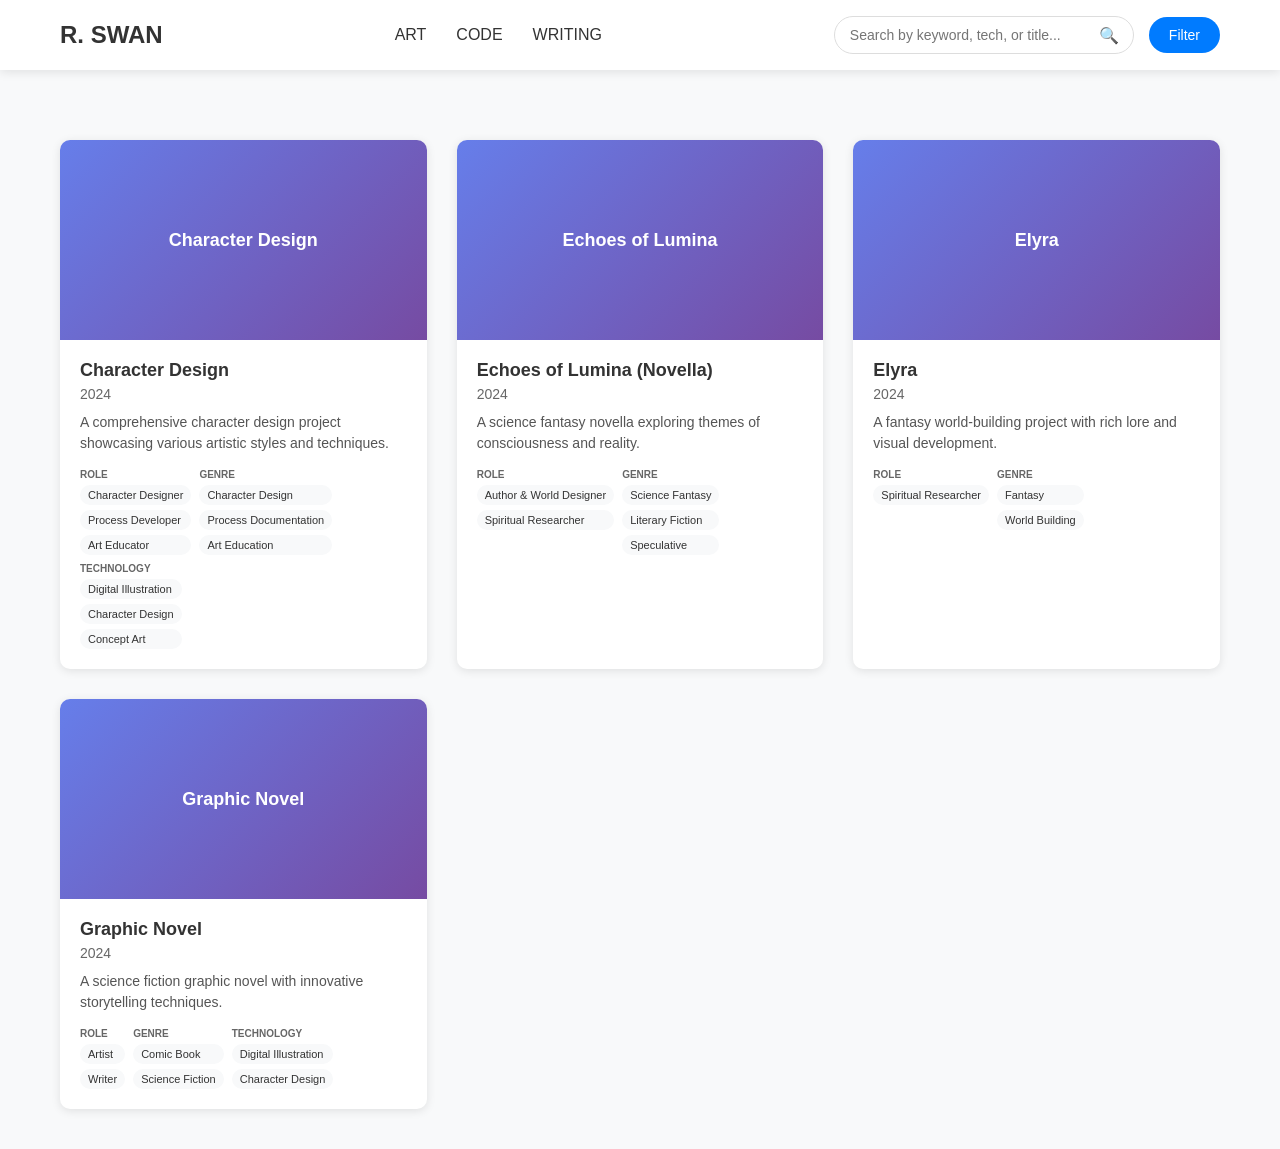
<file: index.html>
<!DOCTYPE html>
<html lang="en">
<head>
    <meta charset="UTF-8">
    <meta name="viewport" content="width=device-width, initial-scale=1.0">
    <title>R. SWAN - Portfolio</title>
    <style>
        * {
            margin: 0;
            padding: 0;
            box-sizing: border-box;
        }

        body {
            font-family: 'Segoe UI', Tahoma, Geneva, Verdana, sans-serif;
            background-color: #f8f9fa;
            color: #333;
        }

        /* Header and Navigation */
        .header {
            background: white;
            box-shadow: 0 2px 10px rgba(0,0,0,0.1);
            position: sticky;
            top: 0;
            z-index: 1000;
        }

        .nav-container {
            max-width: 1200px;
            margin: 0 auto;
            padding: 0 20px;
            display: flex;
            align-items: center;
            justify-content: space-between;
            height: 70px;
        }

        .brand {
            font-size: 24px;
            font-weight: bold;
            color: #333;
        }

        .nav-links {
            display: flex;
            gap: 30px;
        }

        .nav-links a {
            text-decoration: none;
            color: #333;
            font-weight: 500;
            transition: color 0.3s;
        }

        .nav-links a:hover {
            color: #007bff;
        }

        .search-filter-container {
            display: flex;
            align-items: center;
            gap: 15px;
            position: relative;
        }

        .search-container {
            position: relative;
        }

        .search-input {
            width: 300px;
            padding: 10px 40px 10px 15px;
            border: 1px solid #ddd;
            border-radius: 25px;
            font-size: 14px;
            outline: none;
        }

        .search-input:focus {
            border-color: #007bff;
        }

        .search-icon {
            position: absolute;
            right: 15px;
            top: 50%;
            transform: translateY(-50%);
            color: #666;
        }

        .clear-search {
            position: absolute;
            right: 15px;
            top: 50%;
            transform: translateY(-50%);
            background: none;
            border: none;
            color: #666;
            cursor: pointer;
            font-size: 16px;
            display: none;
        }

        .filter-button {
            background: #007bff;
            color: white;
            border: none;
            padding: 10px 20px;
            border-radius: 25px;
            cursor: pointer;
            font-size: 14px;
            transition: background-color 0.3s;
        }

        .filter-button:hover {
            background: #0056b3;
        }

        .filter-button.active {
            background: #0056b3;
        }

        /* Filter Dialog */
        .filter-dialog {
            position: absolute;
            top: 100%;
            right: 0;
            background: white;
            border-radius: 10px;
            box-shadow: 0 4px 20px rgba(0,0,0,0.15);
            padding: 20px;
            min-width: 250px;
            display: none;
            z-index: 1001;
        }

        .filter-dialog.show {
            display: block;
        }

        .filter-group {
            margin-bottom: 15px;
        }

        .filter-group label {
            display: block;
            font-weight: 600;
            margin-bottom: 5px;
            color: #333;
        }

        .filter-select {
            width: 100%;
            padding: 8px 12px;
            border: 1px solid #ddd;
            border-radius: 5px;
            font-size: 14px;
            outline: none;
        }

        .filter-select:focus {
            border-color: #007bff;
        }

        .clear-filters {
            background: white;
            color: #333;
            border: 1px solid #ddd;
            padding: 8px 16px;
            border-radius: 5px;
            cursor: pointer;
            font-size: 14px;
            width: 100%;
            transition: background-color 0.3s;
        }

        .clear-filters:hover {
            background: #f8f9fa;
        }

        /* Main Content */
        .main-content {
            max-width: 1200px;
            margin: 0 auto;
            padding: 40px 20px;
        }

        .projects-grid {
            display: grid;
            grid-template-columns: repeat(auto-fill, minmax(300px, 1fr));
            gap: 30px;
            margin-top: 30px;
        }

        .project-card {
            background: white;
            border-radius: 10px;
            overflow: hidden;
            box-shadow: 0 2px 10px rgba(0,0,0,0.1);
            transition: transform 0.3s, box-shadow 0.3s;
        }

        .project-card:hover {
            transform: translateY(-5px);
            box-shadow: 0 4px 20px rgba(0,0,0,0.15);
        }

        .project-image {
            width: 100%;
            height: 200px;
            background: linear-gradient(135deg, #667eea 0%, #764ba2 100%);
            display: flex;
            align-items: center;
            justify-content: center;
            color: white;
            font-size: 18px;
            font-weight: bold;
        }

        .project-content {
            padding: 20px;
        }

        .project-title {
            font-size: 18px;
            font-weight: bold;
            margin-bottom: 5px;
            color: #333;
        }

        .project-year {
            color: #666;
            font-size: 14px;
            margin-bottom: 10px;
        }

        .project-description {
            color: #555;
            font-size: 14px;
            line-height: 1.5;
            margin-bottom: 15px;
        }

        .project-tags {
            display: flex;
            flex-wrap: wrap;
            gap: 8px;
        }

        .tag-group {
            display: flex;
            flex-direction: column;
            gap: 5px;
        }

        .tag-label {
            font-size: 10px;
            color: #666;
            text-transform: uppercase;
            font-weight: bold;
        }

        .tag {
            background: #f8f9fa;
            color: #333;
            padding: 4px 8px;
            border-radius: 12px;
            font-size: 11px;
            font-weight: 500;
        }

        /* Responsive Design */
        @media (max-width: 768px) {
            .nav-container {
                flex-direction: column;
                height: auto;
                padding: 15px 20px;
                gap: 15px;
            }

            .search-filter-container {
                width: 100%;
                justify-content: center;
            }

            .search-input {
                width: 250px;
            }

            .filter-dialog {
                right: 20px;
                left: 20px;
                min-width: auto;
            }

            .projects-grid {
                grid-template-columns: 1fr;
            }
        }
    </style>
</head>
<body>
    <!-- Header and Navigation -->
    <header class="header">
        <div class="nav-container">
            <div class="brand">R. SWAN</div>
            
            <nav class="nav-links">
                <a href="#art">ART</a>
                <a href="#code">CODE</a>
                <a href="#writing">WRITING</a>
            </nav>
            
            <div class="search-filter-container">
                <div class="search-container">
                    <input type="text" class="search-input" placeholder="Search by keyword, tech, or title...">
                    <span class="search-icon">🔍</span>
                    <button class="clear-search">✕</button>
                </div>
                
                <button class="filter-button" id="filterButton">Filter</button>
                
                <!-- Filter Dialog - Now positioned under search and filter button -->
                <div class="filter-dialog" id="filterDialog">
                    <div class="filter-group">
                        <label for="genreFilter">GENRE</label>
                        <select class="filter-select" id="genreFilter">
                            <option value="">All Genres</option>
                            <option value="character-design">Character Design</option>
                            <option value="science-fantasy">Science Fantasy</option>
                            <option value="fantasy">Fantasy</option>
                            <option value="comic-book">Comic Book</option>
                            <option value="science-fiction">Science Fiction</option>
                        </select>
                    </div>
                    
                    <div class="filter-group">
                        <label for="technologyFilter">TECHNOLOGY</label>
                        <select class="filter-select" id="technologyFilter">
                            <option value="">All Technologies</option>
                            <option value="digital-illustration">Digital Illustration</option>
                            <option value="character-design">Character Design</option>
                            <option value="concept-art">Concept Art</option>
                        </select>
                    </div>
                    
                    <div class="filter-group">
                        <label for="styleFilter">STYLE</label>
                        <select class="filter-select" id="styleFilter">
                            <option value="">All Styles</option>
                            <option value="modern">Modern</option>
                            <option value="classic">Classic</option>
                            <option value="experimental">Experimental</option>
                        </select>
                    </div>
                    
                    <button class="clear-filters" id="clearFilters">Clear All</button>
                </div>
            </div>
        </div>
    </header>

    <!-- Main Content -->
    <main class="main-content">
        <div class="projects-grid" id="projectsGrid">
            <!-- Project cards will be populated here -->
        </div>
    </main>

    <script>
        // Sample project data
        const projects = [
            {
                title: "Character Design",
                year: "2024",
                description: "A comprehensive character design project showcasing various artistic styles and techniques.",
                image: "Character Design",
                tags: {
                    role: ["Character Designer", "Process Developer", "Art Educator"],
                    genre: ["Character Design", "Process Documentation", "Art Education"],
                    technology: ["Digital Illustration", "Character Design", "Concept Art"]
                }
            },
            {
                title: "Echoes of Lumina (Novella)",
                year: "2024",
                description: "A science fantasy novella exploring themes of consciousness and reality.",
                image: "Echoes of Lumina",
                tags: {
                    role: ["Author & World Designer", "Spiritual Researcher"],
                    genre: ["Science Fantasy", "Literary Fiction", "Speculative"],
                    technology: []
                }
            },
            {
                title: "Elyra",
                year: "2024",
                description: "A fantasy world-building project with rich lore and visual development.",
                image: "Elyra",
                tags: {
                    role: ["Spiritual Researcher"],
                    genre: ["Fantasy", "World Building"],
                    technology: []
                }
            },
            {
                title: "Graphic Novel",
                year: "2024",
                description: "A science fiction graphic novel with innovative storytelling techniques.",
                image: "Graphic Novel",
                tags: {
                    role: ["Artist", "Writer"],
                    genre: ["Comic Book", "Science Fiction"],
                    technology: ["Digital Illustration", "Character Design"]
                }
            }
        ];

        // DOM elements
        const filterButton = document.getElementById('filterButton');
        const filterDialog = document.getElementById('filterDialog');
        const clearFiltersBtn = document.getElementById('clearFilters');
        const searchInput = document.querySelector('.search-input');
        const clearSearchBtn = document.querySelector('.clear-search');
        const projectsGrid = document.getElementById('projectsGrid');

        // Filter functionality
        let isFilterOpen = false;

        function toggleFilter() {
            isFilterOpen = !isFilterOpen;
            filterDialog.classList.toggle('show', isFilterOpen);
            filterButton.classList.toggle('active', isFilterOpen);
        }

        function closeFilter() {
            isFilterOpen = false;
            filterDialog.classList.remove('show');
            filterButton.classList.remove('active');
        }

        // Event listeners
        filterButton.addEventListener('click', toggleFilter);

        // Close filter when clicking outside
        document.addEventListener('click', (e) => {
            if (!filterButton.contains(e.target) && !filterDialog.contains(e.target)) {
                closeFilter();
            }
        });

        // Close filter with Escape key
        document.addEventListener('keydown', (e) => {
            if (e.key === 'Escape') {
                closeFilter();
            }
        });

        // Clear filters
        clearFiltersBtn.addEventListener('click', () => {
            document.getElementById('genreFilter').value = '';
            document.getElementById('technologyFilter').value = '';
            document.getElementById('styleFilter').value = '';
            filterProjects();
        });

        // Search functionality
        searchInput.addEventListener('input', (e) => {
            const query = e.target.value;
            clearSearchBtn.style.display = query ? 'block' : 'none';
            filterProjects();
        });

        clearSearchBtn.addEventListener('click', () => {
            searchInput.value = '';
            clearSearchBtn.style.display = 'none';
            filterProjects();
        });

        // Filter change handlers
        document.getElementById('genreFilter').addEventListener('change', filterProjects);
        document.getElementById('technologyFilter').addEventListener('change', filterProjects);
        document.getElementById('styleFilter').addEventListener('change', filterProjects);

        // Filter and display projects
        function filterProjects() {
            const searchQuery = searchInput.value.toLowerCase();
            const genreFilter = document.getElementById('genreFilter').value;
            const technologyFilter = document.getElementById('technologyFilter').value;
            const styleFilter = document.getElementById('styleFilter').value;

            const filteredProjects = projects.filter(project => {
                // Search filter
                const matchesSearch = !searchQuery || 
                    project.title.toLowerCase().includes(searchQuery) ||
                    project.description.toLowerCase().includes(searchQuery) ||
                    Object.values(project.tags).flat().some(tag => 
                        tag.toLowerCase().includes(searchQuery)
                    );

                // Genre filter
                const matchesGenre = !genreFilter || 
                    project.tags.genre.some(genre => 
                        genre.toLowerCase().replace(/\s+/g, '-') === genreFilter
                    );

                // Technology filter
                const matchesTechnology = !technologyFilter || 
                    project.tags.technology.some(tech => 
                        tech.toLowerCase().replace(/\s+/g, '-') === technologyFilter
                    );

                // Style filter (simplified for demo)
                const matchesStyle = !styleFilter;

                return matchesSearch && matchesGenre && matchesTechnology && matchesStyle;
            });

            displayProjects(filteredProjects);
        }

        // Display projects
        function displayProjects(projectsToShow) {
            projectsGrid.innerHTML = projectsToShow.map(project => `
                <div class="project-card">
                    <div class="project-image">${project.image}</div>
                    <div class="project-content">
                        <div class="project-title">${project.title}</div>
                        <div class="project-year">${project.year}</div>
                        <div class="project-description">${project.description}</div>
                        <div class="project-tags">
                            ${project.tags.role.length > 0 ? `
                                <div class="tag-group">
                                    <div class="tag-label">ROLE</div>
                                    ${project.tags.role.map(role => `<span class="tag">${role}</span>`).join('')}
                                </div>
                            ` : ''}
                            ${project.tags.genre.length > 0 ? `
                                <div class="tag-group">
                                    <div class="tag-label">GENRE</div>
                                    ${project.tags.genre.map(genre => `<span class="tag">${genre}</span>`).join('')}
                                </div>
                            ` : ''}
                            ${project.tags.technology.length > 0 ? `
                                <div class="tag-group">
                                    <div class="tag-label">TECHNOLOGY</div>
                                    ${project.tags.technology.map(tech => `<span class="tag">${tech}</span>`).join('')}
                                </div>
                            ` : ''}
                        </div>
                    </div>
                </div>
            `).join('');
        }

        // Initialize the page
        displayProjects(projects);
    </script>
</body>
</html>
</file>
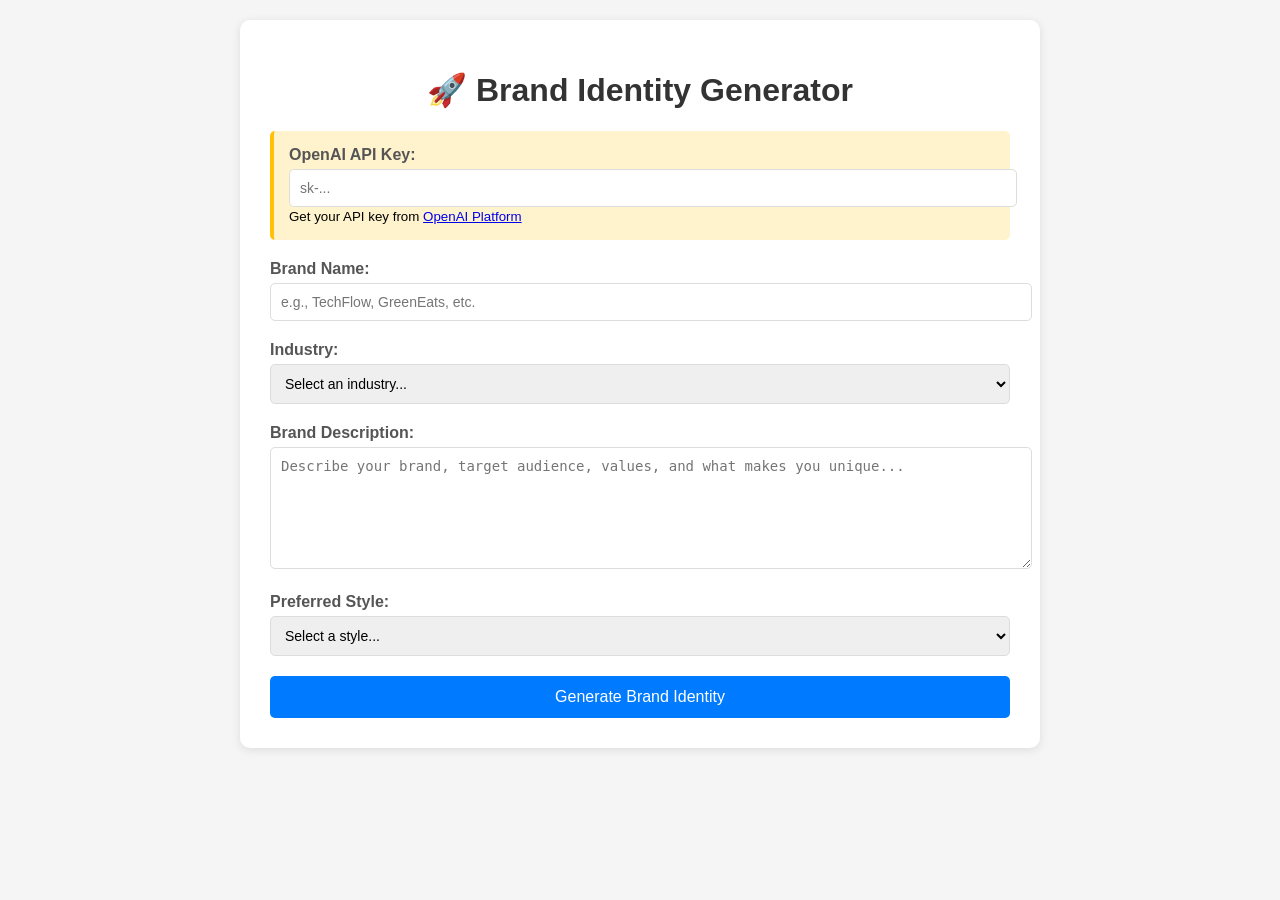
<file: simple_brand_gui.html>
<!DOCTYPE html>
<html lang="en">
<head>
    <meta charset="UTF-8">
    <meta name="viewport" content="width=device-width, initial-scale=1.0">
    <title>Brand Identity Generator</title>
    <style>
        body {
            font-family: Arial, sans-serif;
            max-width: 800px;
            margin: 0 auto;
            padding: 20px;
            background-color: #f5f5f5;
        }
        .container {
            background: white;
            padding: 30px;
            border-radius: 10px;
            box-shadow: 0 2px 10px rgba(0,0,0,0.1);
        }
        h1 {
            color: #333;
            text-align: center;
        }
        .form-group {
            margin-bottom: 20px;
        }
        label {
            display: block;
            margin-bottom: 5px;
            font-weight: bold;
            color: #555;
        }
        input, textarea, select {
            width: 100%;
            padding: 10px;
            border: 1px solid #ddd;
            border-radius: 5px;
            font-size: 14px;
        }
        textarea {
            height: 100px;
            resize: vertical;
        }
        button {
            background-color: #007bff;
            color: white;
            padding: 12px 30px;
            border: none;
            border-radius: 5px;
            cursor: pointer;
            font-size: 16px;
            width: 100%;
        }
        button:hover {
            background-color: #0056b3;
        }
        button:disabled {
            background-color: #ccc;
            cursor: not-allowed;
        }
        .result {
            margin-top: 30px;
            padding: 20px;
            background-color: #f8f9fa;
            border-radius: 5px;
            border-left: 4px solid #007bff;
        }
        .error {
            background-color: #f8d7da;
            border-left-color: #dc3545;
            color: #721c24;
        }
        .loading {
            text-align: center;
            color: #666;
        }
        .api-key-section {
            background-color: #fff3cd;
            padding: 15px;
            border-radius: 5px;
            margin-bottom: 20px;
            border-left: 4px solid #ffc107;
        }
    </style>
</head>
<body>
    <div class="container">
        <h1>🚀 Brand Identity Generator</h1>
        
        <div class="api-key-section">
            <label for="apiKey">OpenAI API Key:</label>
            <input type="password" id="apiKey" placeholder="sk-..." />
            <small>Get your API key from <a href="https://platform.openai.com/api-keys" target="_blank">OpenAI Platform</a></small>
        </div>

        <form id="brandForm">
            <div class="form-group">
                <label for="brandName">Brand Name:</label>
                <input type="text" id="brandName" required placeholder="e.g., TechFlow, GreenEats, etc." />
            </div>

            <div class="form-group">
                <label for="industry">Industry:</label>
                <select id="industry" required>
                    <option value="">Select an industry...</option>
                    <option value="technology">Technology</option>
                    <option value="healthcare">Healthcare</option>
                    <option value="finance">Finance</option>
                    <option value="education">Education</option>
                    <option value="food">Food & Beverage</option>
                    <option value="fashion">Fashion</option>
                    <option value="real-estate">Real Estate</option>
                    <option value="consulting">Consulting</option>
                    <option value="creative">Creative Agency</option>
                    <option value="other">Other</option>
                </select>
            </div>

            <div class="form-group">
                <label for="description">Brand Description:</label>
                <textarea id="description" required placeholder="Describe your brand, target audience, values, and what makes you unique..."></textarea>
            </div>

            <div class="form-group">
                <label for="style">Preferred Style:</label>
                <select id="style" required>
                    <option value="">Select a style...</option>
                    <option value="modern">Modern & Minimalist</option>
                    <option value="classic">Classic & Professional</option>
                    <option value="playful">Playful & Creative</option>
                    <option value="luxury">Luxury & Premium</option>
                    <option value="tech">Tech & Futuristic</option>
                    <option value="organic">Organic & Natural</option>
                </select>
            </div>

            <button type="submit" id="generateBtn">Generate Brand Identity</button>
        </form>

        <div id="result" class="result" style="display: none;"></div>
    </div>

    <script>
        document.getElementById('brandForm').addEventListener('submit', async function(e) {
            e.preventDefault();
            
            const apiKey = document.getElementById('apiKey').value.trim();
            const brandName = document.getElementById('brandName').value.trim();
            const industry = document.getElementById('industry').value;
            const description = document.getElementById('description').value.trim();
            const style = document.getElementById('style').value;
            
            if (!apiKey) {
                showError('Please enter your OpenAI API key');
                return;
            }
            
            const generateBtn = document.getElementById('generateBtn');
            const resultDiv = document.getElementById('result');
            
            generateBtn.disabled = true;
            generateBtn.textContent = 'Generating...';
            resultDiv.style.display = 'block';
            resultDiv.innerHTML = '<div class="loading">🤔 Thinking up your brand identity...</div>';
            
            try {
                const response = await generateBrandIdentity(apiKey, {
                    brandName,
                    industry,
                    description,
                    style
                });
                
                resultDiv.innerHTML = formatResult(response);
            } catch (error) {
                showError('Error: ' + error.message);
            } finally {
                generateBtn.disabled = false;
                generateBtn.textContent = 'Generate Brand Identity';
            }
        });
        
        async function generateBrandIdentity(apiKey, brandData) {
            const prompt = `Create a comprehensive brand identity for "${brandData.brandName}" in the ${brandData.industry} industry.

Brand Description: ${brandData.description}
Style Preference: ${brandData.style}

Please provide:

1. **Brand Personality** (3-4 key traits)
2. **Color Palette** (5-6 colors with hex codes and descriptions)
3. **Typography Suggestions** (2-3 font combinations)
4. **Logo Concept** (3 different style directions)
5. **Brand Voice** (tone and messaging style)
6. **Visual Style Guide** (key visual elements)

Format the response in a clear, structured way.`;

            const response = await fetch('https://api.openai.com/v1/chat/completions', {
                method: 'POST',
                headers: {
                    'Content-Type': 'application/json',
                    'Authorization': `Bearer ${apiKey}`
                },
                body: JSON.stringify({
                    model: 'gpt-4',
                    messages: [
                        {
                            role: 'system',
                            content: 'You are a professional brand identity designer with expertise in creating comprehensive brand guidelines.'
                        },
                        {
                            role: 'user',
                            content: prompt
                        }
                    ],
                    max_tokens: 2000,
                    temperature: 0.7
                })
            });
            
            if (!response.ok) {
                const error = await response.json();
                throw new Error(error.error?.message || 'Failed to generate brand identity');
            }
            
            const data = await response.json();
            return data.choices[0].message.content;
        }
        
        function formatResult(content) {
            // Convert markdown-like formatting to HTML
            let formatted = content
                .replace(/\*\*(.*?)\*\*/g, '<strong>$1</strong>')
                .replace(/\*(.*?)\*/g, '<em>$1</em>')
                .replace(/\n\n/g, '</p><p>')
                .replace(/\n/g, '<br>');
            
            return `<h3>🎨 Your Brand Identity</h3><p>${formatted}</p>`;
        }
        
        function showError(message) {
            const resultDiv = document.getElementById('result');
            resultDiv.style.display = 'block';
            resultDiv.className = 'result error';
            resultDiv.innerHTML = `<strong>❌ Error:</strong> ${message}`;
        }
    </script>
</body>
</html>
</file>
